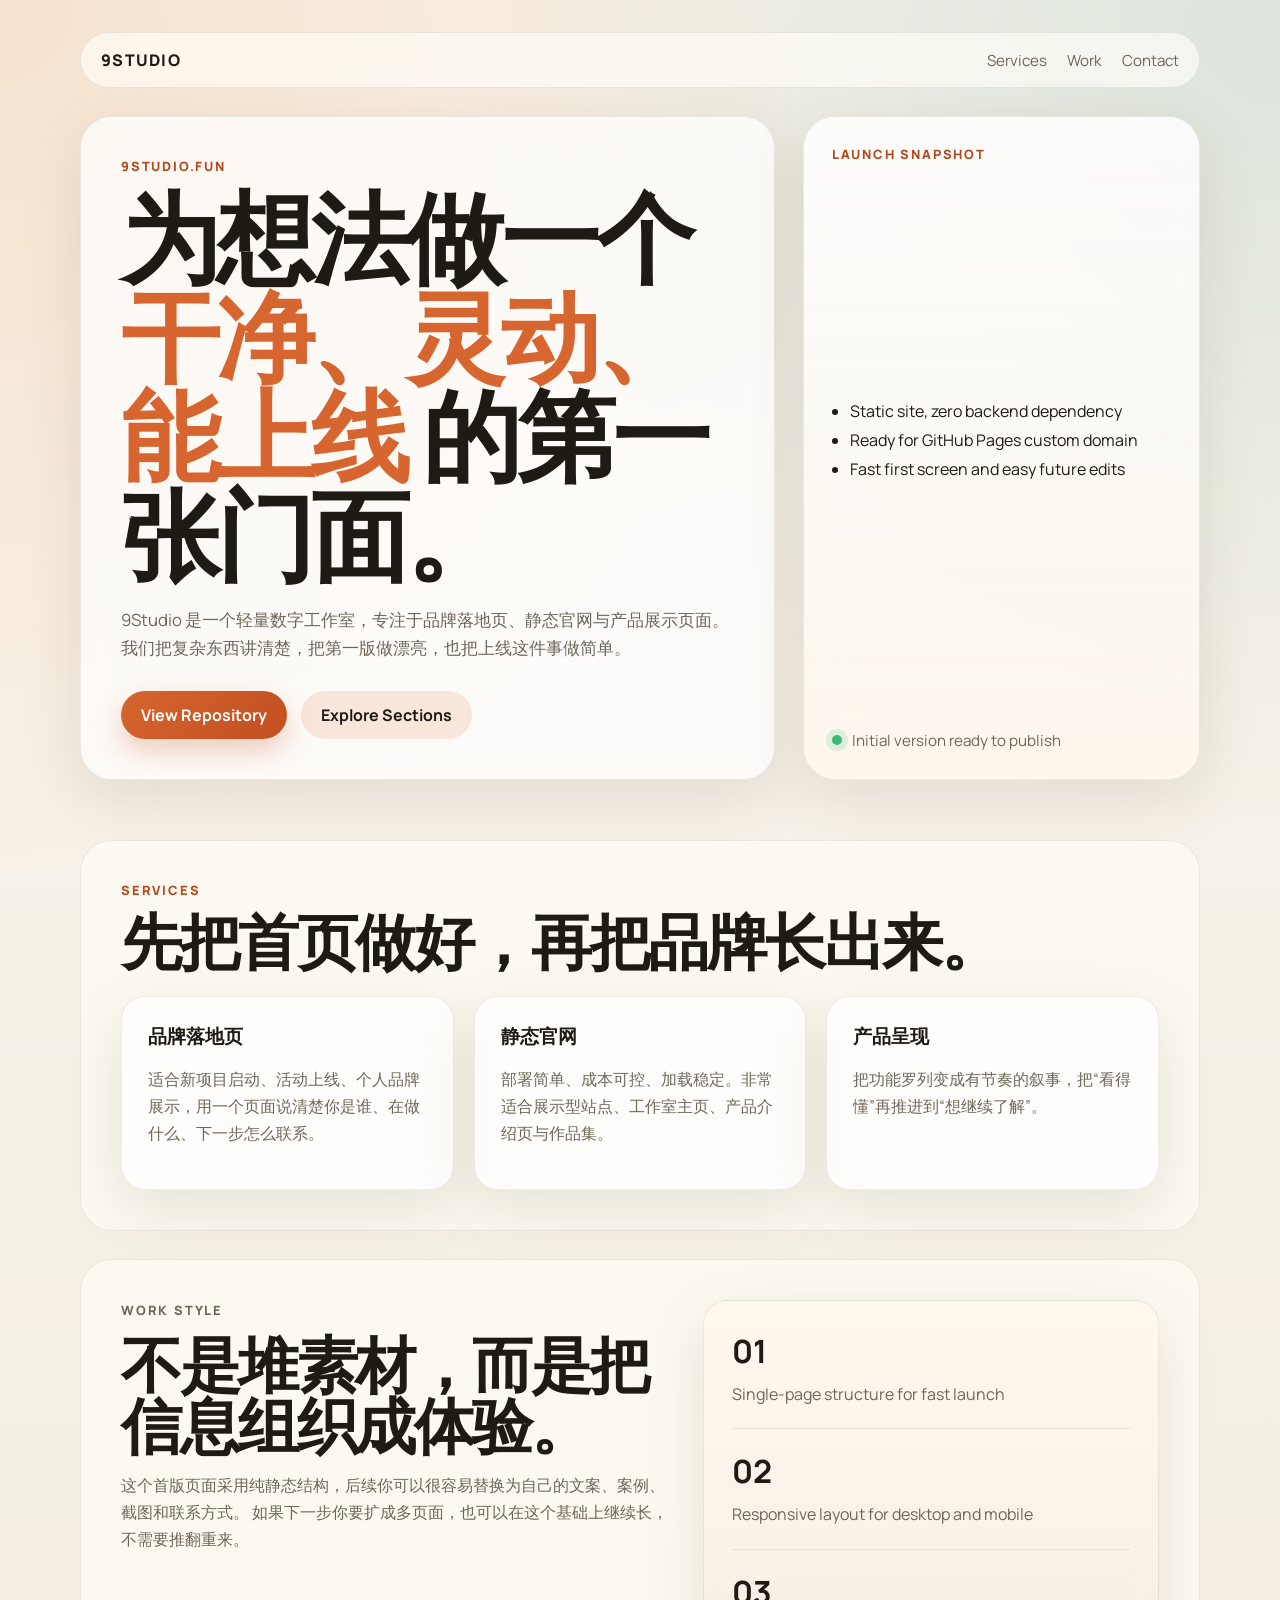
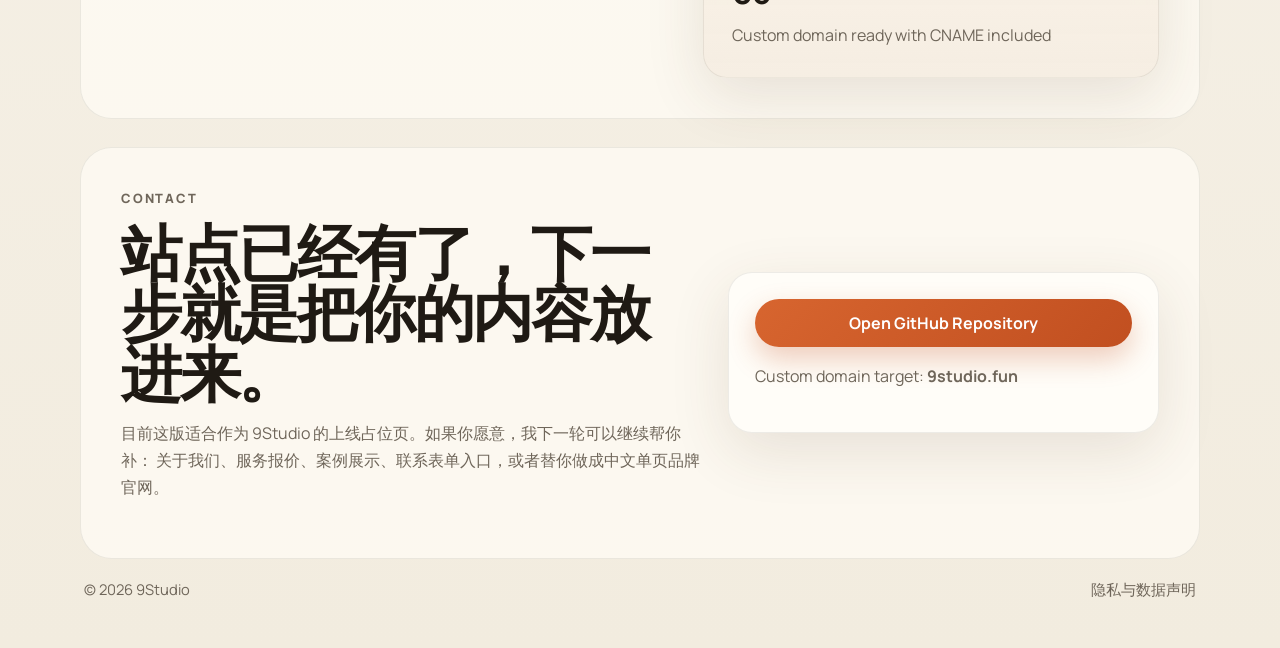
<file: index.html>
<!DOCTYPE html>
<html lang="zh-CN">
<head>
  <meta charset="UTF-8">
  <meta name="viewport" content="width=device-width, initial-scale=1.0">
  <meta
    name="description"
    content="9Studio is a compact digital studio focused on websites, brand landing pages, and product experiences."
  >
  <title>9.9studio</title>
  <link rel="icon" href="/favicon.svg" type="image/svg+xml">
  <link rel="alternate icon" href="/favicon.png" type="image/png">
  <link rel="apple-touch-icon" href="/favicon.png">
  <link rel="preconnect" href="https://fonts.googleapis.com">
  <link rel="preconnect" href="https://fonts.gstatic.com" crossorigin>
  <link
    href="https://fonts.googleapis.com/css2?family=Manrope:wght@400;500;600;700;800&display=swap"
    rel="stylesheet"
  >
  <link rel="stylesheet" href="styles.css">
</head>
<body>
  <div class="site-shell">
    <header class="hero">
      <nav class="topbar">
        <a class="brand" href="#home">9Studio</a>
        <div class="topbar-links">
          <a href="#services">Services</a>
          <a href="#work">Work</a>
          <a href="#contact">Contact</a>
        </div>
      </nav>

      <section class="hero-grid" id="home">
        <div class="hero-copy">
          <p class="eyebrow">9studio.fun</p>
          <h1>
            为想法做一个
            <span>干净、灵动、能上线</span>
            的第一张门面。
          </h1>
          <p class="lead">
            9Studio 是一个轻量数字工作室，专注于品牌落地页、静态官网与产品展示页面。
            我们把复杂东西讲清楚，把第一版做漂亮，也把上线这件事做简单。
          </p>
          <div class="hero-actions">
            <a class="button button-primary" href="https://github.com/buqun1994-sudo/9.9studio_web">View Repository</a>
            <a class="button button-secondary" href="#services">Explore Sections</a>
          </div>
        </div>

        <aside class="hero-card">
          <p class="card-label">Launch Snapshot</p>
          <ul>
            <li>Static site, zero backend dependency</li>
            <li>Ready for GitHub Pages custom domain</li>
            <li>Fast first screen and easy future edits</li>
          </ul>
          <div class="hero-card-footer">
            <span class="status-dot"></span>
            <span>Initial version ready to publish</span>
          </div>
        </aside>
      </section>
    </header>

    <main>
      <section class="section section-grid" id="services">
        <div class="section-intro">
          <p class="section-kicker">Services</p>
          <h2>先把首页做好，再把品牌长出来。</h2>
        </div>

        <div class="card-grid">
          <article class="info-card">
            <h3>品牌落地页</h3>
            <p>适合新项目启动、活动上线、个人品牌展示，用一个页面说清楚你是谁、在做什么、下一步怎么联系。</p>
          </article>
          <article class="info-card">
            <h3>静态官网</h3>
            <p>部署简单、成本可控、加载稳定。非常适合展示型站点、工作室主页、产品介绍页与作品集。</p>
          </article>
          <article class="info-card">
            <h3>产品呈现</h3>
            <p>把功能罗列变成有节奏的叙事，把“看得懂”再推进到“想继续了解”。</p>
          </article>
        </div>
      </section>

      <section class="section spotlight" id="work">
        <div class="spotlight-copy">
          <p class="section-kicker">Work Style</p>
          <h2>不是堆素材，而是把信息组织成体验。</h2>
          <p>
            这个首版页面采用纯静态结构，后续你可以很容易替换为自己的文案、案例、截图和联系方式。
            如果下一步你要扩成多页面，也可以在这个基础上继续长，不需要推翻重来。
          </p>
        </div>

        <div class="metric-panel">
          <div>
            <strong>01</strong>
            <span>Single-page structure for fast launch</span>
          </div>
          <div>
            <strong>02</strong>
            <span>Responsive layout for desktop and mobile</span>
          </div>
          <div>
            <strong>03</strong>
            <span>Custom domain ready with CNAME included</span>
          </div>
        </div>
      </section>

      <section class="section contact-section" id="contact">
        <div class="contact-copy">
          <p class="section-kicker">Contact</p>
          <h2>站点已经有了，下一步就是把你的内容放进来。</h2>
          <p>
            目前这版适合作为 9Studio 的上线占位页。如果你愿意，我下一轮可以继续帮你补：
            关于我们、服务报价、案例展示、联系表单入口，或者替你做成中文单页品牌官网。
          </p>
        </div>

        <div class="contact-box">
          <a class="button button-primary button-full" href="https://github.com/buqun1994-sudo/9.9studio_web">
            Open GitHub Repository
          </a>
          <p class="small-note">
            Custom domain target:
            <strong>9studio.fun</strong>
          </p>
        </div>
      </section>
    </main>

    <footer class="site-footer">
      <span>© <span id="year">2026</span> 9Studio</span>
      <a href="/privacy/">隐私与数据声明</a>
    </footer>
  </div>

  <script>
    document.getElementById("year").textContent = new Date().getFullYear();
  </script>
</body>
</html>
</file>
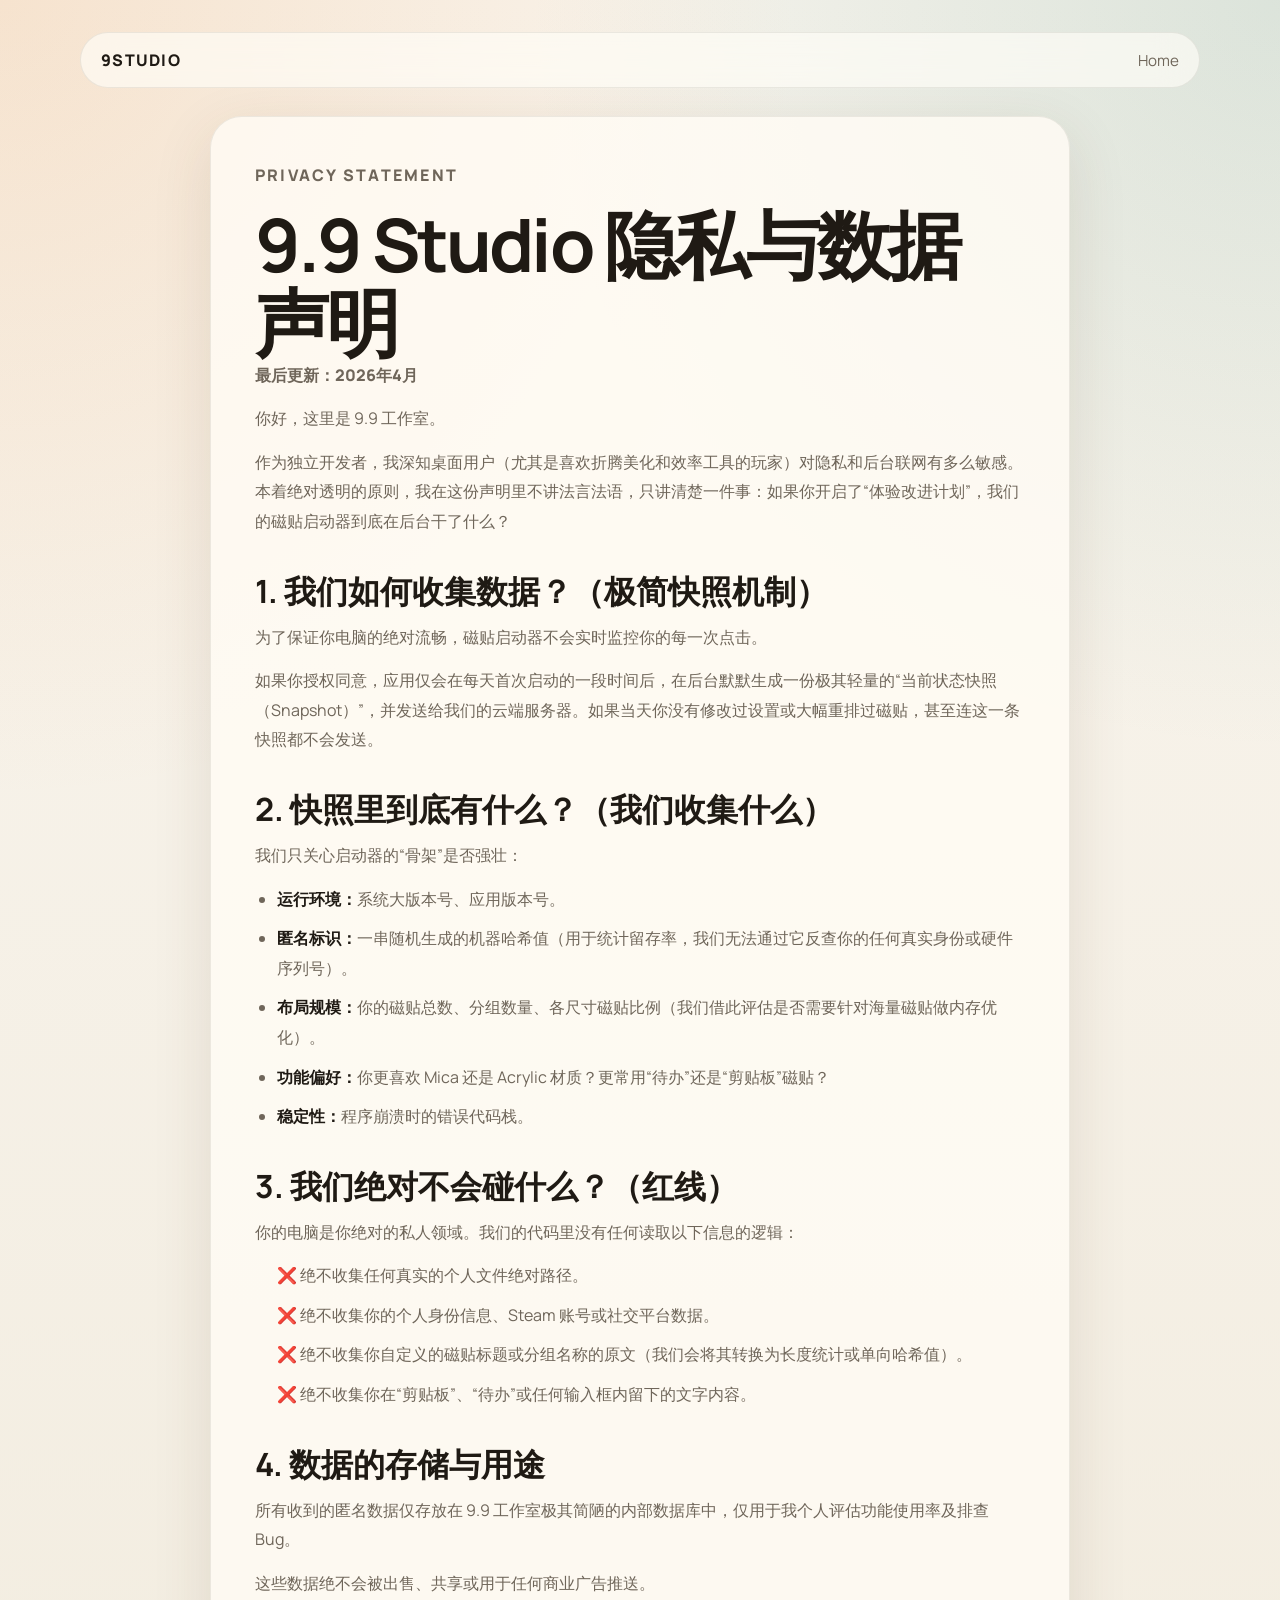
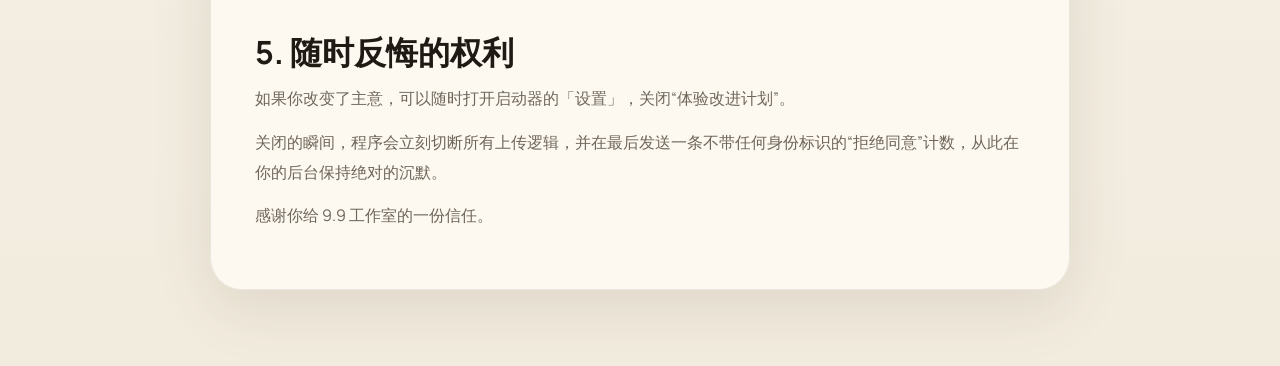
<file: privacy/index.html>
<!DOCTYPE html>
<html lang="zh-CN">
<head>
  <meta charset="UTF-8">
  <meta name="viewport" content="width=device-width, initial-scale=1.0">
  <meta
    name="description"
    content="9.9 Studio 隐私与数据声明，说明磁贴启动器体验改进计划的数据收集范围、用途与关闭方式。"
  >
  <title>9.9 Studio 隐私与数据声明</title>
  <link rel="icon" href="/favicon.svg" type="image/svg+xml">
  <link rel="alternate icon" href="/favicon.png" type="image/png">
  <link rel="apple-touch-icon" href="/favicon.png">
  <link rel="preconnect" href="https://fonts.googleapis.com">
  <link rel="preconnect" href="https://fonts.gstatic.com" crossorigin>
  <link
    href="https://fonts.googleapis.com/css2?family=Manrope:wght@400;500;600;700;800&display=swap"
    rel="stylesheet"
  >
  <link rel="stylesheet" href="/styles.css">
</head>
<body>
  <div class="site-shell">
    <header class="simple-header">
      <nav class="topbar">
        <a class="brand" href="/">9Studio</a>
        <div class="topbar-links">
          <a href="/">Home</a>
        </div>
      </nav>
    </header>

    <main class="policy-page">
      <article class="policy-document">
        <p class="section-kicker">Privacy Statement</p>
        <h1>9.9 Studio 隐私与数据声明</h1>
        <p class="policy-updated">最后更新：2026年4月</p>

        <p>你好，这里是 9.9 工作室。</p>

        <p>
          作为独立开发者，我深知桌面用户（尤其是喜欢折腾美化和效率工具的玩家）对隐私和后台联网有多么敏感。本着绝对透明的原则，我在这份声明里不讲法言法语，只讲清楚一件事：如果你开启了“体验改进计划”，我们的磁贴启动器到底在后台干了什么？
        </p>

        <h2>1. 我们如何收集数据？（极简快照机制）</h2>
        <p>为了保证你电脑的绝对流畅，磁贴启动器不会实时监控你的每一次点击。</p>
        <p>
          如果你授权同意，应用仅会在每天首次启动的一段时间后，在后台默默生成一份极其轻量的“当前状态快照（Snapshot）”，并发送给我们的云端服务器。如果当天你没有修改过设置或大幅重排过磁贴，甚至连这一条快照都不会发送。
        </p>

        <h2>2. 快照里到底有什么？（我们收集什么）</h2>
        <p>我们只关心启动器的“骨架”是否强壮：</p>
        <ul>
          <li><strong>运行环境：</strong>系统大版本号、应用版本号。</li>
          <li><strong>匿名标识：</strong>一串随机生成的机器哈希值（用于统计留存率，我们无法通过它反查你的任何真实身份或硬件序列号）。</li>
          <li><strong>布局规模：</strong>你的磁贴总数、分组数量、各尺寸磁贴比例（我们借此评估是否需要针对海量磁贴做内存优化）。</li>
          <li><strong>功能偏好：</strong>你更喜欢 Mica 还是 Acrylic 材质？更常用“待办”还是“剪贴板”磁贴？</li>
          <li><strong>稳定性：</strong>程序崩溃时的错误代码栈。</li>
        </ul>

        <h2>3. 我们绝对不会碰什么？（红线）</h2>
        <p>你的电脑是你绝对的私人领域。我们的代码里没有任何读取以下信息的逻辑：</p>
        <ul class="policy-redlines">
          <li>❌ 绝不收集任何真实的个人文件绝对路径。</li>
          <li>❌ 绝不收集你的个人身份信息、Steam 账号或社交平台数据。</li>
          <li>❌ 绝不收集你自定义的磁贴标题或分组名称的原文（我们会将其转换为长度统计或单向哈希值）。</li>
          <li>❌ 绝不收集你在“剪贴板”、“待办”或任何输入框内留下的文字内容。</li>
        </ul>

        <h2>4. 数据的存储与用途</h2>
        <p>
          所有收到的匿名数据仅存放在 9.9 工作室极其简陋的内部数据库中，仅用于我个人评估功能使用率及排查 Bug。
        </p>
        <p>这些数据绝不会被出售、共享或用于任何商业广告推送。</p>

        <h2>5. 随时反悔的权利</h2>
        <p>
          如果你改变了主意，可以随时打开启动器的「设置」，关闭“体验改进计划”。
        </p>
        <p>
          关闭的瞬间，程序会立刻切断所有上传逻辑，并在最后发送一条不带任何身份标识的“拒绝同意”计数，从此在你的后台保持绝对的沉默。
        </p>

        <p>感谢你给 9.9 工作室的一份信任。</p>
      </article>
    </main>
  </div>
</body>
</html>
</file>
<file: styles.css>
:root {
  --bg: #f6f2e8;
  --surface: rgba(255, 255, 255, 0.7);
  --surface-strong: #fffdf8;
  --text: #1f1a14;
  --muted: #6f665a;
  --line: rgba(31, 26, 20, 0.08);
  --accent: #d7652f;
  --accent-deep: #b3471e;
  --accent-soft: rgba(215, 101, 47, 0.14);
  --shadow: 0 18px 60px rgba(82, 57, 36, 0.12);
  --radius-xl: 32px;
  --radius-lg: 24px;
  --radius-md: 16px;
  --content-width: 1120px;
}

* {
  box-sizing: border-box;
}

html {
  scroll-behavior: smooth;
}

body {
  margin: 0;
  min-height: 100vh;
  color: var(--text);
  background:
    radial-gradient(circle at top left, rgba(236, 163, 95, 0.22), transparent 34%),
    radial-gradient(circle at top right, rgba(86, 148, 130, 0.18), transparent 32%),
    linear-gradient(180deg, #f9f5ee 0%, #f2ecdf 100%);
  font-family: "Manrope", "Avenir Next", "Segoe UI Variable Display", "PingFang SC", sans-serif;
}

a {
  color: inherit;
  text-decoration: none;
}

.site-shell {
  width: min(calc(100% - 32px), var(--content-width));
  margin: 0 auto;
  padding: 24px 0 48px;
}

.hero {
  padding: 8px 0 32px;
}

.topbar {
  display: flex;
  align-items: center;
  justify-content: space-between;
  gap: 24px;
  padding: 16px 20px;
  border: 1px solid var(--line);
  border-radius: 999px;
  background: rgba(255, 253, 248, 0.65);
  backdrop-filter: blur(18px);
}

.brand {
  font-size: 1rem;
  font-weight: 800;
  letter-spacing: 0.08em;
  text-transform: uppercase;
}

.topbar-links {
  display: flex;
  gap: 20px;
  color: var(--muted);
  font-size: 0.95rem;
}

.hero-grid {
  display: grid;
  grid-template-columns: minmax(0, 1.4fr) minmax(280px, 0.8fr);
  gap: 28px;
  margin-top: 28px;
}

.hero-copy,
.hero-card,
.info-card,
.metric-panel,
.contact-box {
  border: 1px solid var(--line);
  background: var(--surface);
  box-shadow: var(--shadow);
  backdrop-filter: blur(12px);
}

.hero-copy {
  padding: 40px;
  border-radius: var(--radius-xl);
}

.eyebrow,
.section-kicker,
.card-label {
  margin: 0 0 12px;
  color: var(--accent-deep);
  font-size: 0.8rem;
  font-weight: 800;
  letter-spacing: 0.14em;
  text-transform: uppercase;
}

.hero-copy h1,
.section-intro h2,
.spotlight-copy h2,
.contact-copy h2 {
  margin: 0;
  line-height: 1;
  letter-spacing: -0.04em;
}

.hero-copy h1 {
  font-size: clamp(3rem, 8vw, 6.2rem);
}

.hero-copy h1 span {
  color: var(--accent);
}

.lead,
.spotlight-copy p,
.contact-copy p,
.info-card p,
.metric-panel span,
.small-note {
  color: var(--muted);
  line-height: 1.7;
}

.lead {
  max-width: 48rem;
  margin: 22px 0 0;
  font-size: 1.05rem;
}

.hero-actions {
  display: flex;
  flex-wrap: wrap;
  gap: 14px;
  margin-top: 28px;
}

.button {
  display: inline-flex;
  align-items: center;
  justify-content: center;
  min-height: 48px;
  padding: 0 20px;
  border-radius: 999px;
  font-weight: 700;
  transition: transform 160ms ease, box-shadow 160ms ease, background-color 160ms ease;
}

.button:hover {
  transform: translateY(-1px);
}

.button-primary {
  color: #fff;
  background: linear-gradient(135deg, var(--accent) 0%, #c14f20 100%);
  box-shadow: 0 12px 28px rgba(193, 79, 32, 0.28);
}

.button-secondary {
  background: var(--accent-soft);
}

.button-full {
  width: 100%;
}

.hero-card {
  display: flex;
  flex-direction: column;
  justify-content: space-between;
  padding: 28px;
  border-radius: var(--radius-xl);
  background:
    linear-gradient(180deg, rgba(255, 255, 255, 0.84) 0%, rgba(255, 248, 239, 0.78) 100%);
}

.hero-card ul {
  margin: 0;
  padding-left: 18px;
  color: var(--text);
  line-height: 1.8;
}

.hero-card-footer {
  display: flex;
  align-items: center;
  gap: 10px;
  margin-top: 24px;
  color: var(--muted);
  font-size: 0.95rem;
}

.status-dot {
  width: 10px;
  height: 10px;
  border-radius: 50%;
  background: #3cb878;
  box-shadow: 0 0 0 6px rgba(60, 184, 120, 0.16);
}

.section {
  margin-top: 28px;
  padding: 40px;
  border-radius: var(--radius-xl);
  background: rgba(255, 252, 245, 0.72);
  border: 1px solid var(--line);
}

.section-grid {
  display: grid;
  gap: 24px;
}

.section-intro h2,
.spotlight-copy h2,
.contact-copy h2 {
  font-size: clamp(2rem, 5vw, 3.8rem);
}

.card-grid {
  display: grid;
  grid-template-columns: repeat(3, minmax(0, 1fr));
  gap: 20px;
}

.info-card {
  padding: 26px;
  border-radius: var(--radius-lg);
}

.info-card h3 {
  margin: 0 0 12px;
  font-size: 1.2rem;
}

.spotlight {
  display: grid;
  grid-template-columns: minmax(0, 1.1fr) minmax(280px, 0.9fr);
  gap: 24px;
  align-items: stretch;
}

.metric-panel {
  display: grid;
  gap: 20px;
  padding: 28px;
  border-radius: var(--radius-lg);
  background: linear-gradient(180deg, rgba(255, 247, 237, 0.9) 0%, rgba(244, 236, 224, 0.85) 100%);
}

.metric-panel div {
  padding-bottom: 20px;
  border-bottom: 1px solid var(--line);
}

.metric-panel div:last-child {
  padding-bottom: 0;
  border-bottom: 0;
}

.metric-panel strong {
  display: block;
  margin-bottom: 8px;
  font-size: 2rem;
}

.contact-section {
  display: grid;
  grid-template-columns: minmax(0, 1.15fr) minmax(260px, 0.85fr);
  gap: 24px;
  align-items: center;
}

.contact-box {
  padding: 26px;
  border-radius: var(--radius-lg);
  background: var(--surface-strong);
}

.site-footer {
  display: flex;
  align-items: center;
  justify-content: space-between;
  gap: 16px;
  padding: 20px 4px 0;
  color: var(--muted);
  font-size: 0.92rem;
}

.simple-header {
  padding: 8px 0 28px;
}

.policy-page {
  padding-bottom: 28px;
}

.policy-document {
  max-width: 860px;
  margin: 0 auto;
  padding: 44px;
  border: 1px solid var(--line);
  border-radius: var(--radius-xl);
  background: rgba(255, 252, 245, 0.82);
  box-shadow: var(--shadow);
}

.policy-document h1 {
  margin: 0;
  font-size: clamp(2.2rem, 6vw, 4.6rem);
  line-height: 1.06;
  letter-spacing: -0.04em;
}

.policy-updated {
  margin: 14px 0 32px;
  color: var(--accent-deep);
  font-weight: 800;
}

.policy-document h2 {
  margin: 34px 0 12px;
  font-size: clamp(1.35rem, 3vw, 2rem);
  line-height: 1.25;
}

.policy-document p,
.policy-document li {
  color: var(--muted);
  font-size: 1rem;
  line-height: 1.85;
}

.policy-document p {
  margin: 0 0 14px;
}

.policy-document ul {
  display: grid;
  gap: 10px;
  margin: 0;
  padding-left: 22px;
}

.policy-document strong {
  color: var(--text);
}

.policy-redlines {
  list-style: none;
  padding-left: 0;
}

@media (max-width: 920px) {
  .hero-grid,
  .spotlight,
  .contact-section,
  .card-grid {
    grid-template-columns: 1fr;
  }

  .hero-copy,
  .hero-card,
  .section,
  .contact-box,
  .policy-document {
    padding: 28px;
  }

  .topbar {
    border-radius: 24px;
    padding: 16px 18px;
  }
}

@media (max-width: 640px) {
  .site-shell {
    width: min(calc(100% - 20px), var(--content-width));
    padding-top: 12px;
  }

  .topbar {
    flex-direction: column;
    align-items: flex-start;
  }

  .topbar-links {
    flex-wrap: wrap;
    gap: 12px 18px;
  }

  .hero-copy h1 {
    line-height: 1.03;
  }

  .site-footer {
    flex-direction: column;
    align-items: flex-start;
  }
}

@media (prefers-reduced-motion: reduce) {
  html {
    scroll-behavior: auto;
  }

  .button {
    transition: none;
  }
}
</file>
